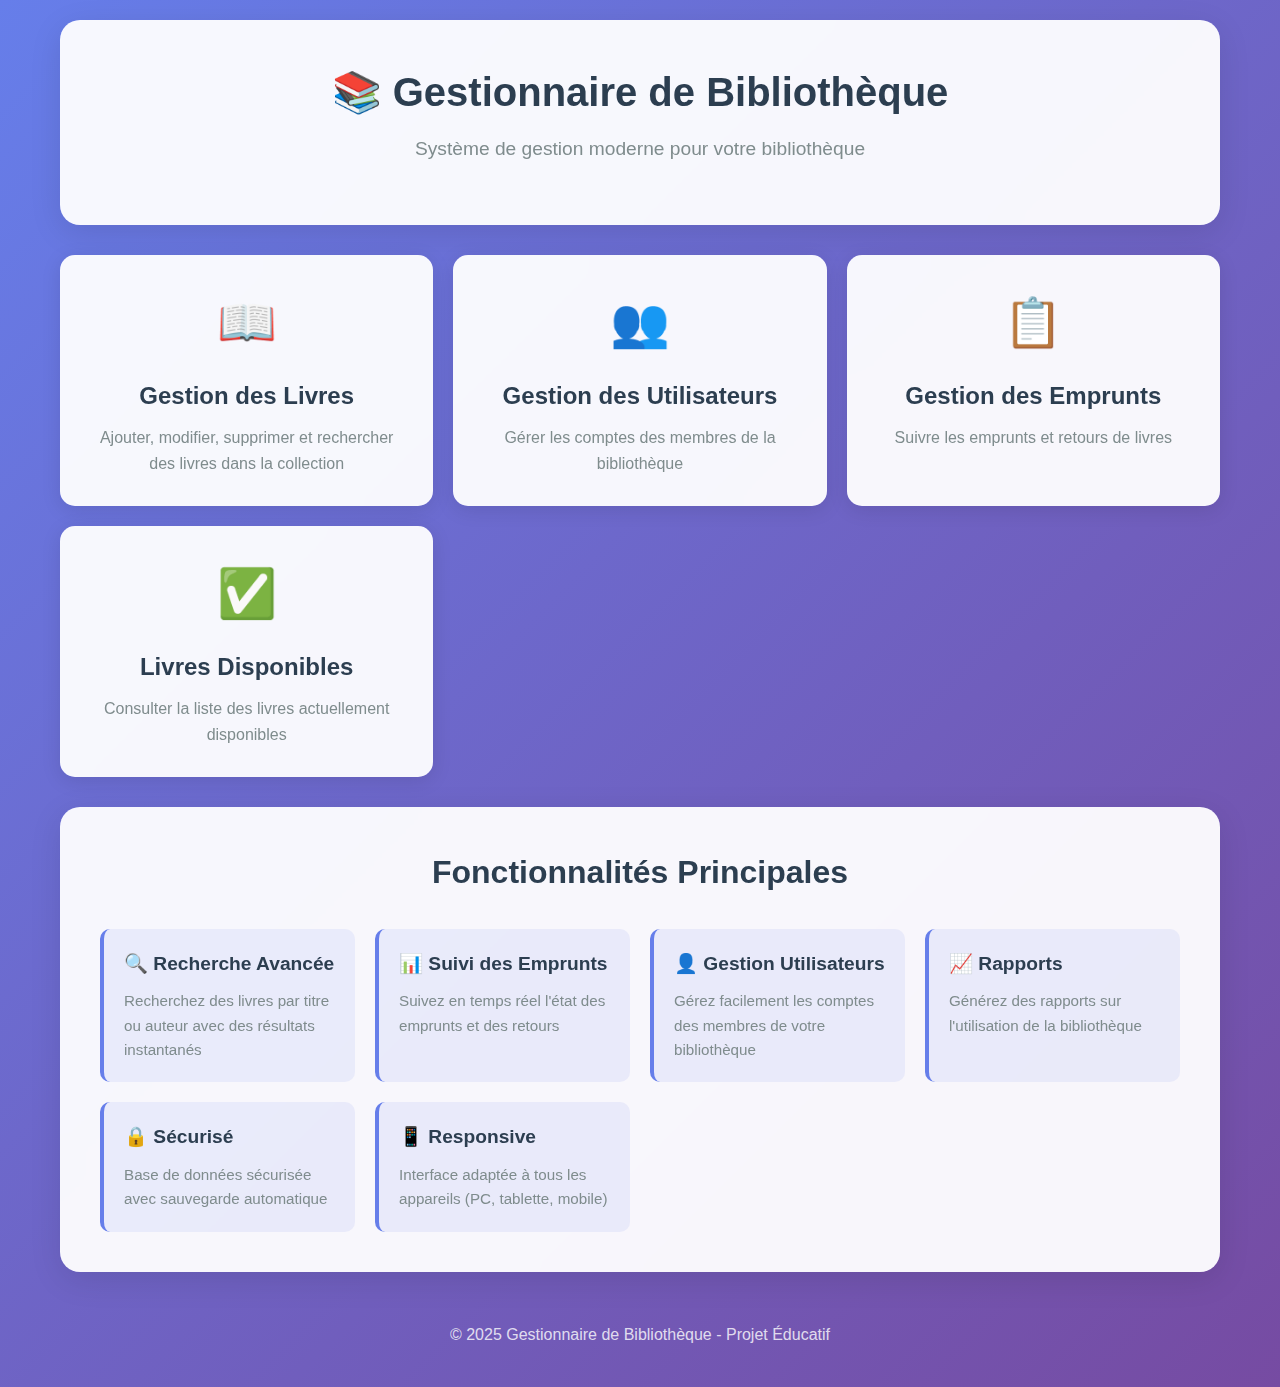
<file: target/bibliotheque-app-1.0-SNAPSHOT/index.html>
<!DOCTYPE html>
<html lang="fr">
<head>
    <meta charset="UTF-8">
    <meta name="viewport" content="width=device-width, initial-scale=1.0">
    <title>Gestionnaire de Bibliothèque</title>
    <link rel="stylesheet" type="text/css" href="css/styles.css">
</head>
<body>
    <div class="container">
        <div class="header">
            <h1>📚 Gestionnaire de Bibliothèque</h1>
            <p>Système de gestion moderne pour votre bibliothèque</p>
        </div>

        <div class="nav-grid">
            <a href="livres" class="nav-card">
                <span class="icon">📖</span>
                <h3>Gestion des Livres</h3>
                <p>Ajouter, modifier, supprimer et rechercher des livres dans la collection</p>
            </a>

            <a href="utilisateurs" class="nav-card">
                <span class="icon">👥</span>
                <h3>Gestion des Utilisateurs</h3>
                <p>Gérer les comptes des membres de la bibliothèque</p>
            </a>

            <a href="emprunts" class="nav-card">
                <span class="icon">📋</span>
                <h3>Gestion des Emprunts</h3>
                <p>Suivre les emprunts et retours de livres</p>
            </a>

            <a href="livres?action=disponibles#tableau-livres" class="nav-card">
                <span class="icon">✅</span>
                <h3>Livres Disponibles</h3>
                <p>Consulter la liste des livres actuellement disponibles</p>
            </a>
        </div>

        <div class="features">
            <h2>Fonctionnalités Principales</h2>
            <div class="features-grid">
                <div class="feature-item">
                    <h4>🔍 Recherche Avancée</h4>
                    <p>Recherchez des livres par titre ou auteur avec des résultats instantanés</p>
                </div>
                <div class="feature-item">
                    <h4>📊 Suivi des Emprunts</h4>
                    <p>Suivez en temps réel l'état des emprunts et des retours</p>
                </div>
                <div class="feature-item">
                    <h4>👤 Gestion Utilisateurs</h4>
                    <p>Gérez facilement les comptes des membres de votre bibliothèque</p>
                </div>
                <div class="feature-item">
                    <h4>📈 Rapports</h4>
                    <p>Générez des rapports sur l'utilisation de la bibliothèque</p>
                </div>
                <div class="feature-item">
                    <h4>🔒 Sécurisé</h4>
                    <p>Base de données sécurisée avec sauvegarde automatique</p>
                </div>
                <div class="feature-item">
                    <h4>📱 Responsive</h4>
                    <p>Interface adaptée à tous les appareils (PC, tablette, mobile)</p>
                </div>
            </div>
        </div>

        <div class="footer">
            <p>&copy; 2025 Gestionnaire de Bibliothèque - Projet Éducatif</p>
        </div>
    </div>
</body>
</html>
</file>
<file: target/bibliotheque-app-1.0-SNAPSHOT/css/styles.css>
/* ====== RESET & BASE ====== */
* {
    margin: 0;
    padding: 0;
    box-sizing: border-box;
}

body {
    font-family: 'Segoe UI', Tahoma, Geneva, Verdana, sans-serif;
    line-height: 1.6;
    color: #333;
    background: linear-gradient(135deg, #667eea 0%, #764ba2 100%);
    min-height: 100vh;
}

.container {
    max-width: 1200px;
    margin: 0 auto;
    padding: 20px;
}

/* ====== HEADER ====== */
.header {
    background: rgba(255, 255, 255, 0.95);
    backdrop-filter: blur(10px);
    border-radius: 20px;
    padding: 40px;
    margin-bottom: 30px;
    text-align: center;
    box-shadow: 0 8px 32px rgba(0, 0, 0, 0.1);
}

.header h1 {
    color: #2c3e50;
    font-size: 2.5em;
    margin-bottom: 10px;
    font-weight: 700;
}

.header p {
    color: #7f8c8d;
    font-size: 1.2em;
    margin-bottom: 20px;
}

/* ====== NAVIGATION ====== */
.nav-link {
    display: inline-block;
    padding: 12px 25px;
    background: linear-gradient(135deg, #667eea, #764ba2);
    color: white;
    text-decoration: none;
    border-radius: 25px;
    transition: all 0.3s ease;
    font-weight: 500;
    margin-top: 15px;
}

.nav-link:hover {
    transform: translateY(-2px);
    box-shadow: 0 5px 15px rgba(102, 126, 234, 0.4);
}

.nav-grid {
    display: grid;
    grid-template-columns: repeat(auto-fit, minmax(300px, 1fr));
    gap: 20px;
    margin-bottom: 30px;
}

.nav-card {
    background: rgba(255, 255, 255, 0.95);
    backdrop-filter: blur(10px);
    border-radius: 15px;
    padding: 30px;
    text-align: center;
    text-decoration: none;
    color: #2c3e50;
    transition: all 0.3s ease;
    box-shadow: 0 4px 20px rgba(0, 0, 0, 0.1);
    position: relative;
    overflow: hidden;
}

.nav-card::before {
    content: '';
    position: absolute;
    top: 0;
    left: -100%;
    width: 100%;
    height: 100%;
    background: linear-gradient(90deg, transparent, rgba(255, 255, 255, 0.3), transparent);
    transition: left 0.5s;
}

.nav-card:hover::before {
    left: 100%;
}

.nav-card:hover {
    transform: translateY(-5px);
    box-shadow: 0 8px 30px rgba(0, 0, 0, 0.15);
}

.nav-card .icon {
    font-size: 3em;
    margin-bottom: 15px;
    display: block;
}

.nav-card h3 {
    font-size: 1.5em;
    margin-bottom: 10px;
    color: #2c3e50;
}

.nav-card p {
    color: #7f8c8d;
    font-size: 1em;
}

/* ====== FEATURES ====== */
.features {
    background: rgba(255, 255, 255, 0.95);
    backdrop-filter: blur(10px);
    border-radius: 20px;
    padding: 40px;
    box-shadow: 0 8px 32px rgba(0, 0, 0, 0.1);
}

.features h2 {
    text-align: center;
    color: #2c3e50;
    margin-bottom: 30px;
    font-size: 2em;
}

.features-grid {
    display: grid;
    grid-template-columns: repeat(auto-fit, minmax(250px, 1fr));
    gap: 20px;
}

.feature-item {
    padding: 20px;
    border-radius: 10px;
    background: rgba(103, 126, 234, 0.1);
    border-left: 4px solid #667eea;
}

.feature-item h4 {
    color: #2c3e50;
    margin-bottom: 10px;
    font-size: 1.2em;
}

.feature-item p {
    color: #7f8c8d;
    font-size: 0.95em;
}

/* ====== FOOTER ====== */
.footer {
    text-align: center;
    margin-top: 30px;
    padding: 20px;
    color: rgba(255, 255, 255, 0.8);
}

/* ====== ALERTS ====== */
.alert, .alert-success, .alert-error, .alert.success, .alert.error {
    padding: 20px;
    border-radius: 15px;
    margin-bottom: 30px;
    font-weight: 500;
    text-align: center;
    font-size: 1.1em;
}

.alert-success, .alert.success {
    background: rgba(40, 167, 69, 0.1);
    color: #155724;
    border: 2px solid rgba(40, 167, 69, 0.2);
}

.alert-error, .alert.error {
    background: rgba(220, 53, 69, 0.1);
    color: #721c24;
    border: 2px solid rgba(220, 53, 69, 0.2);
}

/* ====== CARDS ====== */
.card {
    background: rgba(255, 255, 255, 0.95);
    backdrop-filter: blur(10px);
    border-radius: 20px;
    padding: 40px;
    margin-bottom: 30px;
    box-shadow: 0 8px 32px rgba(0, 0, 0, 0.1);
}

.card h2 {
    color: #2c3e50;
    font-size: 2em;
    margin-bottom: 30px;
    text-align: center;
    display: flex;
    align-items: center;
    justify-content: center;
    gap: 10px;
    border-bottom: 3px solid #667eea;
    padding-bottom: 10px;
}

/* ====== FORMULAIRES ====== */
.form-group, .form-group-edit {
    display: grid;
    grid-template-columns: 1fr 1fr auto;
    gap: 20px;
    align-items: end;
    margin-bottom: 20px;
}

.form-group-edit {
    grid-template-columns: 1fr 1fr;
}

.form-actions {
    display: flex;
    gap: 15px;
    justify-content: center;
    margin-top: 20px;
}

.form-control {
    padding: 15px 20px;
    border: 2px solid #e0e6ed;
    border-radius: 15px;
    font-size: 16px;
    transition: all 0.3s ease;
    background: white;
    width: 100%;
}

.form-control:focus {
    outline: none;
    border-color: #667eea;
    box-shadow: 0 0 0 3px rgba(102, 126, 234, 0.1);
}

/* ====== BUTTONS ====== */
.btn {
    padding: 15px 30px;
    border: none;
    border-radius: 25px;
    font-size: 16px;
    font-weight: 500;
    cursor: pointer;
    transition: all 0.3s ease;
    text-decoration: none;
    display: inline-block;
    text-align: center;
}

.btn-primary {
    background: linear-gradient(135deg, #667eea, #764ba2);
    color: white;
}

.btn-primary:hover {
    transform: translateY(-2px);
    box-shadow: 0 5px 15px rgba(102, 126, 234, 0.4);
}

.btn-secondary {
    background: #6c757d;
    color: white;
}

.btn-secondary:hover {
    background: #5a6268;
    transform: translateY(-2px);
}

.btn-small {
    padding: 10px 20px;
    font-size: 14px;
}

.btn-edit {
    background: #28a745;
    color: white;
}

.btn-edit:hover {
    background: #218838;
}

.btn-delete {
    background: #dc3545;
    color: white;
}

.btn-delete:hover {
    background: #c82333;
}

.btn-success {
    background: linear-gradient(135deg, #2ecc71, #27ae60);
    color: white;
    font-size: 14px;
    padding: 8px 16px;
}

.btn-success:hover {
    transform: translateY(-1px);
    box-shadow: 0 4px 15px rgba(46, 204, 113, 0.3);
}

/* ====== TABLES ====== */
.table-container {
    overflow-x: auto;
    border-radius: 20px;
    box-shadow: 0 8px 32px rgba(0, 0, 0, 0.1);
}

table {
    width: 100%;
    background: white;
    border-collapse: collapse;
    border-radius: 20px;
    overflow: hidden;
}

th {
    background: linear-gradient(135deg, #667eea, #764ba2);
    color: white;
    padding: 20px;
    text-align: left;
    font-weight: 600;
    font-size: 16px;
}

td {
    padding: 20px;
    border-bottom: 1px solid #e0e6ed;
    vertical-align: middle;
}

tr:hover {
    background: rgba(102, 126, 234, 0.05);
}

tr:last-child td {
    border-bottom: none;
}

/* ====== STATUS BADGES ====== */
.status-badge, .status-available, .status-unavailable, .status-disponible, .status-emprunte {
    padding: 8px 16px;
    border-radius: 25px;
    font-size: 14px;
    font-weight: 500;
    text-align: center;
    display: inline-block;
    min-width: 100px;
}

.status-available, .status-disponible {
    background: rgba(40, 167, 69, 0.1);
    color: #155724;
    border: 2px solid rgba(40, 167, 69, 0.2);
}

.status-unavailable, .status-emprunte {
    background: rgba(220, 53, 69, 0.1);
    color: #721c24;
    border: 2px solid rgba(220, 53, 69, 0.2);
}

/* ====== ACTIONS ====== */
.actions {
    display: flex;
    gap: 10px;
    flex-wrap: wrap;
    justify-content: center;
}

/* ====== EMPTY STATE ====== */
.empty-state {
    text-align: center;
    padding: 60px 20px;
    color: #7f8c8d;
}

.empty-state .icon {
    font-size: 4em;
    margin-bottom: 20px;
    display: block;
}

.empty-state h3 {
    font-size: 1.5em;
    margin-bottom: 10px;
    color: #2c3e50;
}

/* ====== USER TABLE ====== */
.user-email {
    color: #667eea;
    font-weight: 500;
}

.user-date {
    color: #7f8c8d;
    font-size: 0.9em;
}

/* ====== QUICK ACTIONS & SEARCH ====== */
.search-section {
    display: grid;
    grid-template-columns: 1fr auto auto;
    gap: 15px;
    align-items: end;
    margin-bottom: 30px;
}

.quick-actions {
    display: flex;
    gap: 10px;
    margin-bottom: 20px;
}

/* ====== BOOKS GRID ====== */
.books-grid {
    display: grid;
    grid-template-columns: repeat(auto-fill, minmax(300px, 1fr));
    gap: 20px;
}

.book-item {
    background: rgba(255, 255, 255, 0.9);
    padding: 20px;
    border-radius: 15px;
    border-left: 4px solid #2ecc71;
    transition: all 0.3s ease;
}

.book-item:hover {
    transform: translateY(-2px);
    box-shadow: 0 4px 15px rgba(0, 0, 0, 0.1);
}

.book-title {
    font-weight: 600;
    color: #2c3e50;
    margin-bottom: 5px;
}

.book-author {
    color: #7f8c8d;
    font-style: italic;
}

/* ====== ANIMATION TABLE ====== */
.table-anchor {
    scroll-margin-top: 20px;
}

.highlight-table {
    animation: highlightPulse 2s ease-in-out;
}

@keyframes highlightPulse {
    0% { box-shadow: 0 8px 32px rgba(0, 0, 0, 0.1); }
    50% { box-shadow: 0 8px 32px rgba(102, 126, 234, 0.3); }
    100% { box-shadow: 0 8px 32px rgba(0, 0, 0, 0.1); }
}

/* ====== RESPONSIVE ====== */
@media (max-width: 768px) {
    .container {
        padding: 10px;
    }

    .header h1 {
        font-size: 2em;
    }

    .form-group,
    .form-group-edit {
        grid-template-columns: 1fr;
        gap: 15px;
    }

    .form-actions {
        flex-direction: column;
        align-items: center;
    }

    .actions {
        justify-content: center;
    }

    .nav-grid {
        grid-template-columns: 1fr;
    }

    .search-section {
        grid-template-columns: 1fr;
        gap: 15px;
    }

    .quick-actions {
        flex-direction: column;
        align-items: center;
    }

    table {
        font-size: 14px;
    }

    th, td {
        padding: 15px 10px;
    }

    .btn {
        padding: 12px 20px;
        font-size: 14px;
    }

    .card {
        padding: 20px;
    }

    .table-container {
        font-size: 14px;
    }
}
</file>
